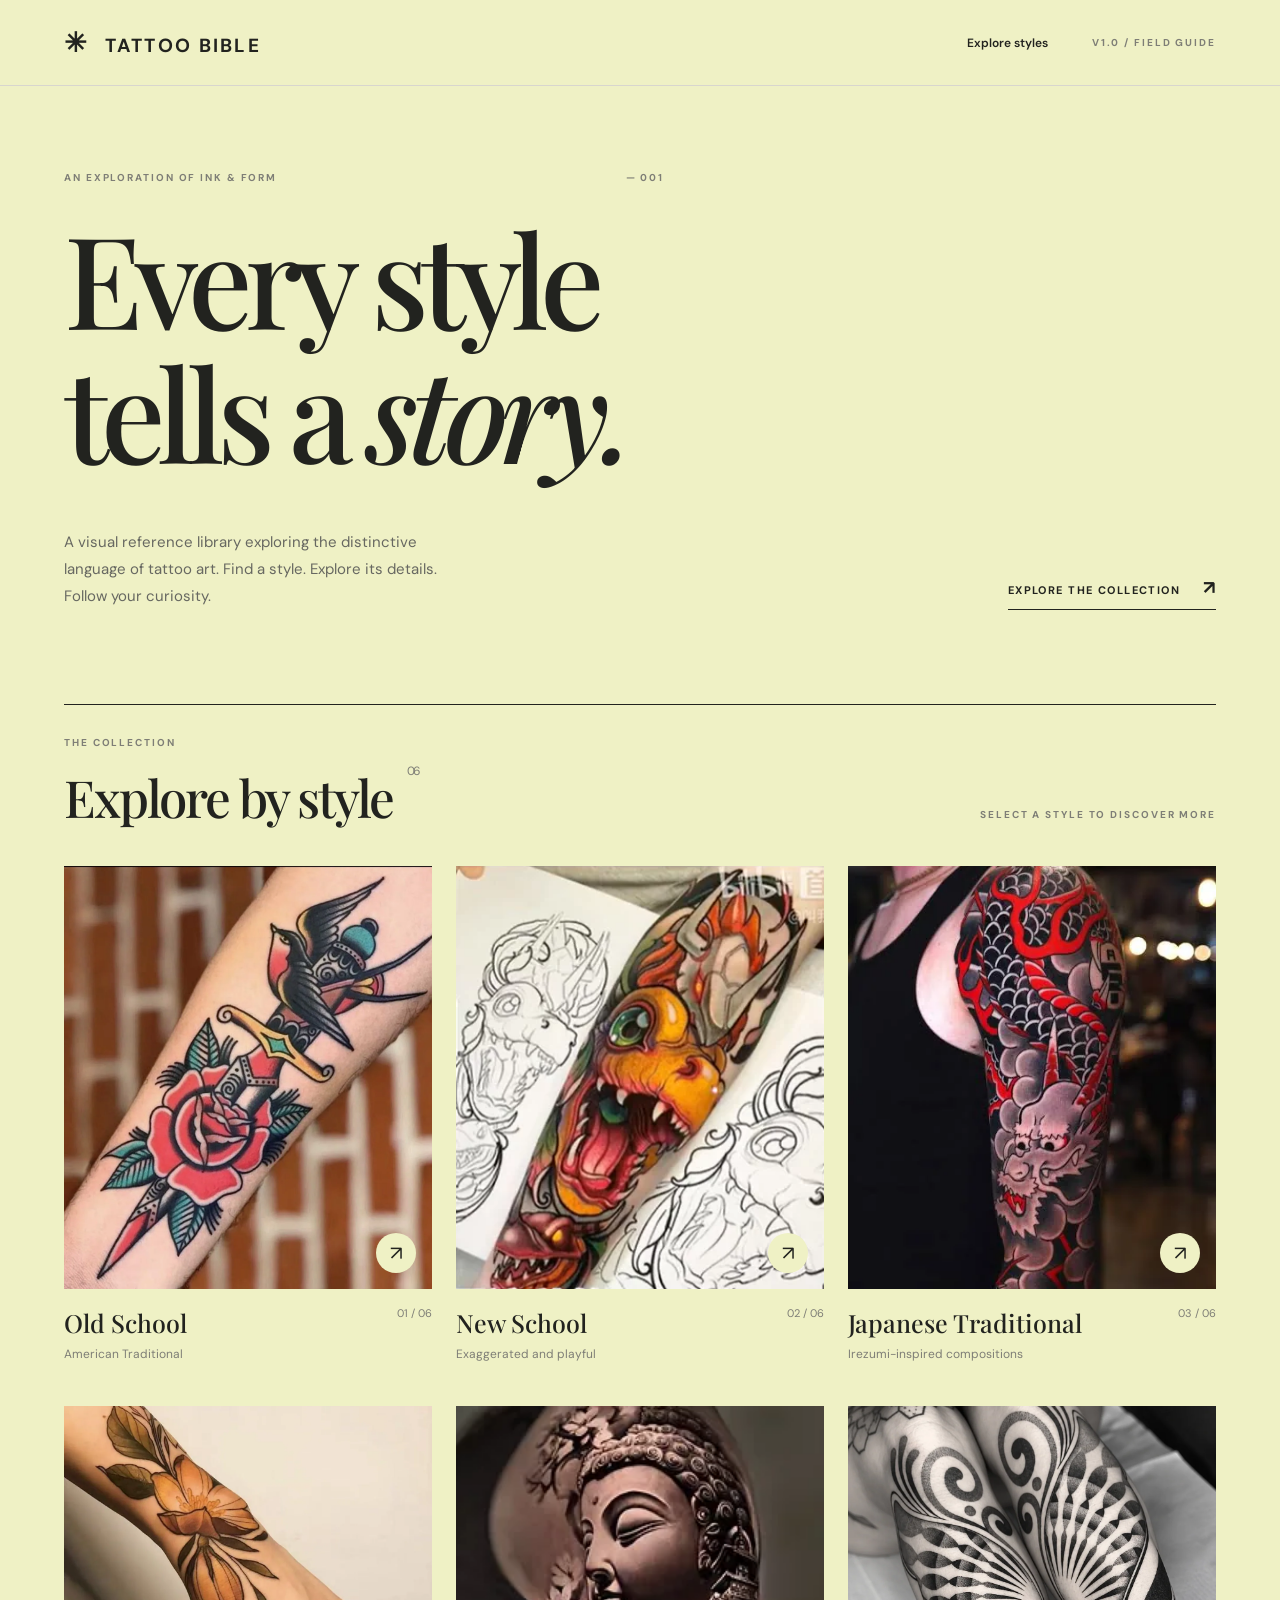
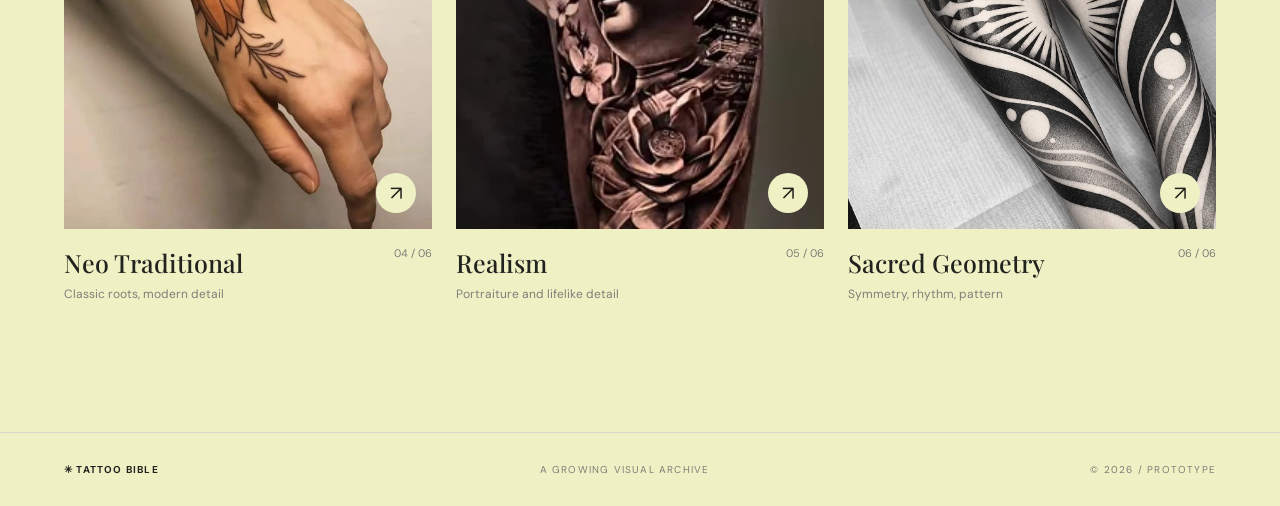
<file: index.html>
<!doctype html>
<html lang="en">
  <head>
    <meta charset="utf-8" />
    <meta name="viewport" content="width=device-width,initial-scale=1" />
    <meta name="theme-color" content="#EFF1C5" />
    <meta
      name="description"
      content="Tattoo Bible: a visual field guide to tattoo styles."
    />
    <title>Tattoo Bible — Visual Style Guide</title>
    <link rel="stylesheet" href="css/style.css?v=cream-2" />
  </head>
  <body>
    <header class="site-header">
      <a class="brand" href="./" aria-label="Tattoo Bible home"
        ><span class="brand-mark">✳</span> TATTOO BIBLE</a
      >
      <nav>
        <a href="#gallery" id="browse-link">Explore styles</a>
        <span class="version">V1.0 / FIELD GUIDE</span>
      </nav>
    </header>
    <main id="app">
      <section class="intro">
        <div class="eyebrow">
          AN EXPLORATION OF INK & FORM
          <span>— 001</span>
        </div>
        <h1>Every style<br />tells a <em>story.</em></h1>
        <div class="intro-bottom">
          <p>
            A visual reference library exploring the distinctive language of tattoo art.
            Find a style. Explore its details. Follow your curiosity.
          </p>
          <a class="text-link" href="#gallery"
            >EXPLORE THE COLLECTION <span aria-hidden="true">↗</span></a
          >
        </div>
      </section>
      <section id="gallery" class="collection">
        <div class="section-heading">
          <div>
            <span class="eyebrow">THE COLLECTION</span>
            <h2>Explore by style<span class="count">06</span></h2>
          </div>
          <p>SELECT A STYLE TO DISCOVER MORE</p>
        </div>
        <div class="cards" id="style-cards"></div>
      </section>
    </main>
    <footer>
      <span>✳ TATTOO BIBLE</span>
      <span>A GROWING VISUAL ARCHIVE</span>
      <span>© 2026 / PROTOTYPE</span>
    </footer>
    <dialog id="lightbox" aria-label="Image viewer">
      <button id="close-lightbox" class="close" aria-label="Close image">✕</button>
      <button class="prev" id="prev-image" aria-label="Previous image">‹</button>
      <img id="lightbox-img" alt="" />
      <button class="next" id="next-image" aria-label="Next image">›</button>
      <span id="lightbox-count"></span>
    </dialog>
    <script src="js/app.js" defer></script>
  </body>
</html>
</file>
<file: css/style.css>
@import url("https://fonts.googleapis.com/css2?family=DM+Sans:wght@400;500;600;700&family=Playfair+Display:ital,wght@0,500;0,600;1,500&display=swap");
:root {
  --paper: #EFF1C5;
  --ink: #22231f;
  --muted: #7e7e76;
  --line: #d8d6ce;
}
* {
  box-sizing: border-box;
}
html {
  scroll-behavior: smooth;
}
body {
  margin: 0;
  background: var(--paper);
  color: var(--ink);
  font-family: "DM Sans", Arial, sans-serif;
}
a {
  color: inherit;
  text-decoration: none;
}
button {
  font: inherit;
}
.site-header {
  height: 86px;
  padding: 0 clamp(22px, 5vw, 90px);
  display: flex;
  align-items: center;
  justify-content: space-between;
  border-bottom: 1px solid var(--line);
}
.brand {
  font-size: 19px;
  font-weight: 700;
  letter-spacing: 0.12em;
}
.brand-mark {
  font-size: 27px;
  margin-right: 9px;
}
.site-header nav {
  display: flex;
  gap: 44px;
  align-items: center;
  font-size: 12px;
  font-weight: 600;
}
.version,
.eyebrow,
.section-heading > p {
  font-size: 10px;
  letter-spacing: 0.19em;
  font-weight: 700;
  color: var(--muted);
}
.intro,
.collection,
.detail {
  max-width: 1600px;
  margin: auto;
  padding-left: clamp(22px, 5vw, 90px);
  padding-right: clamp(22px, 5vw, 90px);
}
.intro {
  padding-top: 85px;
  padding-bottom: 94px;
}
.intro .eyebrow {
  display: flex;
  justify-content: space-between;
  max-width: 600px;
}
.intro h1 {
  font-family: "Playfair Display", Georgia, serif;
  font-size: clamp(64px, 10vw, 154px);
  font-weight: 500;
  letter-spacing: -0.065em;
  line-height: 1.05;
  margin: 26px 0 50px;
}
.intro h1 em {
  font-weight: 500;
}
.intro-bottom {
  display: flex;
  justify-content: space-between;
  align-items: end;
  gap: 40px;
}
.intro-bottom p {
  max-width: 400px;
  font-size: 15px;
  line-height: 1.8;
  color: #676861;
  margin: 0;
}
.text-link {
  border-bottom: 1px solid var(--ink);
  padding-bottom: 9px;
  font-size: 11px;
  font-weight: 700;
  letter-spacing: 0.13em;
  white-space: nowrap;
}
.text-link span {
  font-size: 19px;
  margin-left: 18px;
}
.collection {
  padding-bottom: 130px;
}
.section-heading {
  border-top: 1px solid var(--ink);
  padding-top: 25px;
  display: flex;
  align-items: end;
  justify-content: space-between;
  margin-bottom: 35px;
}
.section-heading h2 {
  font-family: "Playfair Display", Georgia, serif;
  font-size: clamp(33px, 4vw, 54px);
  font-weight: 500;
  margin: 12px 0 0;
  letter-spacing: -0.04em;
}
.count {
  font:
    12px "DM Sans",
    sans-serif;
  vertical-align: top;
  margin-left: 14px;
  color: var(--muted);
}
.cards {
  display: grid;
  grid-template-columns: repeat(3, minmax(0, 1fr));
  gap: 44px 24px;
}
.style-card {
  display: block;
  min-width: 0;
}
.card-photo {
  aspect-ratio: 4/4.6;
  overflow: hidden;
  background: #e1dfd8;
  position: relative;
}
.card-photo img {
  width: 100%;
  height: 100%;
  object-fit: cover;
  display: block;
  transition: transform 0.5s ease;
}
.style-card:hover img {
  transform: scale(1.055);
}
.card-photo .arrow {
  position: absolute;
  bottom: 16px;
  right: 16px;
  background: var(--paper);
  border-radius: 50%;
  width: 40px;
  height: 40px;
  display: grid;
  place-items: center;
  font-size: 20px;
}
.card-meta {
  display: flex;
  justify-content: space-between;
  gap: 10px;
  margin-top: 17px;
}
.card-meta h3 {
  font-family: "Playfair Display", Georgia, serif;
  font-size: 25px;
  font-weight: 500;
  margin: 0;
}
.card-meta span {
  font-size: 11px;
  color: var(--muted);
}
.card-sub {
  font-size: 12px;
  color: var(--muted);
  margin-top: 7px;
}
.detail {
  padding-top: 48px;
  padding-bottom: 110px;
}
.back {
  font-size: 11px;
  letter-spacing: 0.12em;
  font-weight: 700;
}
.detail-head {
  display: grid;
  grid-template-columns: 1.1fr 0.9fr;
  gap: 60px;
  align-items: end;
  padding: 68px 0 48px;
}
.detail-head h1 {
  font:
    500 clamp(55px, 8vw, 112px) / 1.02 "Playfair Display",
    Georgia,
    serif;
  letter-spacing: -0.06em;
  margin: 17px 0;
}
.detail-description {
  font-size: 16px;
  line-height: 1.85;
  color: #5c5d58;
  max-width: 500px;
}
.trait-list {
  display: flex;
  flex-wrap: wrap;
  gap: 8px;
  margin-top: 24px;
}
.trait-list span {
  border: 1px solid var(--line);
  padding: 9px 13px;
  border-radius: 100px;
  font-size: 11px;
}
.detail-feature {
  width: 100%;
  height: min(68vw, 650px);
  object-fit: cover;
  object-position: center 40%;
  display: block;
}
.gallery-title {
  display: flex;
  justify-content: space-between;
  align-items: baseline;
  margin: 65px 0 25px;
  border-bottom: 1px solid var(--line);
  padding-bottom: 15px;
}
.gallery-title h2 {
  font:
    500 36px "Playfair Display",
    Georgia,
    serif;
  margin: 0;
}
.gallery-title span {
  font-size: 11px;
  color: var(--muted);
}
.image-grid {
  display: grid;
  grid-template-columns: repeat(3, minmax(0, 1fr));
  gap: 15px;
}
.image-grid button {
  padding: 0;
  border: 0;
  cursor: zoom-in;
  background: #ddd;
  aspect-ratio: 4/5;
  overflow: hidden;
}
.image-grid img {
  width: 100%;
  height: 100%;
  object-fit: cover;
  transition: transform 0.35s;
}
.image-grid button:hover img {
  transform: scale(1.04);
}
footer {
  border-top: 1px solid var(--line);
  padding: 30px clamp(22px, 5vw, 90px);
  display: flex;
  justify-content: space-between;
  gap: 20px;
  font-size: 10px;
  letter-spacing: 0.12em;
  color: var(--muted);
}
footer span:first-child {
  color: var(--ink);
  font-weight: 700;
}
dialog {
  background: #171717;
  border: 0;
  max-width: none;
  max-height: none;
  width: 100vw;
  height: 100vh;
  padding: 65px 65px 55px;
  color: white;
}
dialog::backdrop {
  background: #111;
}
dialog[open] {
  display: flex;
  justify-content: center;
  align-items: center;
}
dialog img {
  max-width: 100%;
  max-height: 100%;
  object-fit: contain;
}
dialog button {
  position: absolute;
  border: 0;
  background: #ffffff22;
  color: white;
  cursor: pointer;
  width: 45px;
  height: 45px;
  border-radius: 50%;
  font-size: 28px;
}
dialog .close {
  top: 20px;
  right: 25px;
  font-size: 19px;
}
dialog .prev {
  left: 12px;
  top: 50%;
}
dialog .next {
  right: 12px;
  top: 50%;
}
#lightbox-count {
  position: absolute;
  bottom: 15px;
  font-size: 12px;
}
@media (max-width: 800px) {
  .cards {
    grid-template-columns: repeat(2, minmax(0, 1fr));
  }
  .detail-head {
    grid-template-columns: 1fr;
    gap: 0;
  }
  .intro {
    padding-top: 65px;
  }
  .intro-bottom {
    align-items: start;
    flex-direction: column;
  }
  .version {
    display: none;
  }
}
@media (max-width: 520px) {
  .site-header {
    height: 68px;
  }
  .brand {
    font-size: 14px;
  }
  .site-header nav {
    font-size: 11px;
  }
  .intro {
    padding-top: 58px;
    padding-bottom: 75px;
  }
  .intro h1 {
    font-size: clamp(56px, 12vw, 80px);
    margin-bottom: 38px;
  }
  .section-heading > p {
    display: none;
  }
  .cards {
    gap: 30px 12px;
  }
  .card-meta h3 {
    font-size: 19px;
  }
  .card-photo .arrow {
    width: 30px;
    height: 30px;
    bottom: 10px;
    right: 10px;
  }
  .image-grid {
    grid-template-columns: repeat(2, minmax(0, 1fr));
    gap: 9px;
  }
  .detail-head {
    padding-top: 42px;
  }
  .detail-feature {
    height: 420px;
  }
  footer {
    flex-wrap: wrap;
  }
  dialog {
    padding: 70px 45px;
  }
}
@media (prefers-reduced-motion: reduce) {
  html {
    scroll-behavior: auto;
  }
  *,
  *:before,
  *:after {
    transition: none !important;
  }
}
</file>
